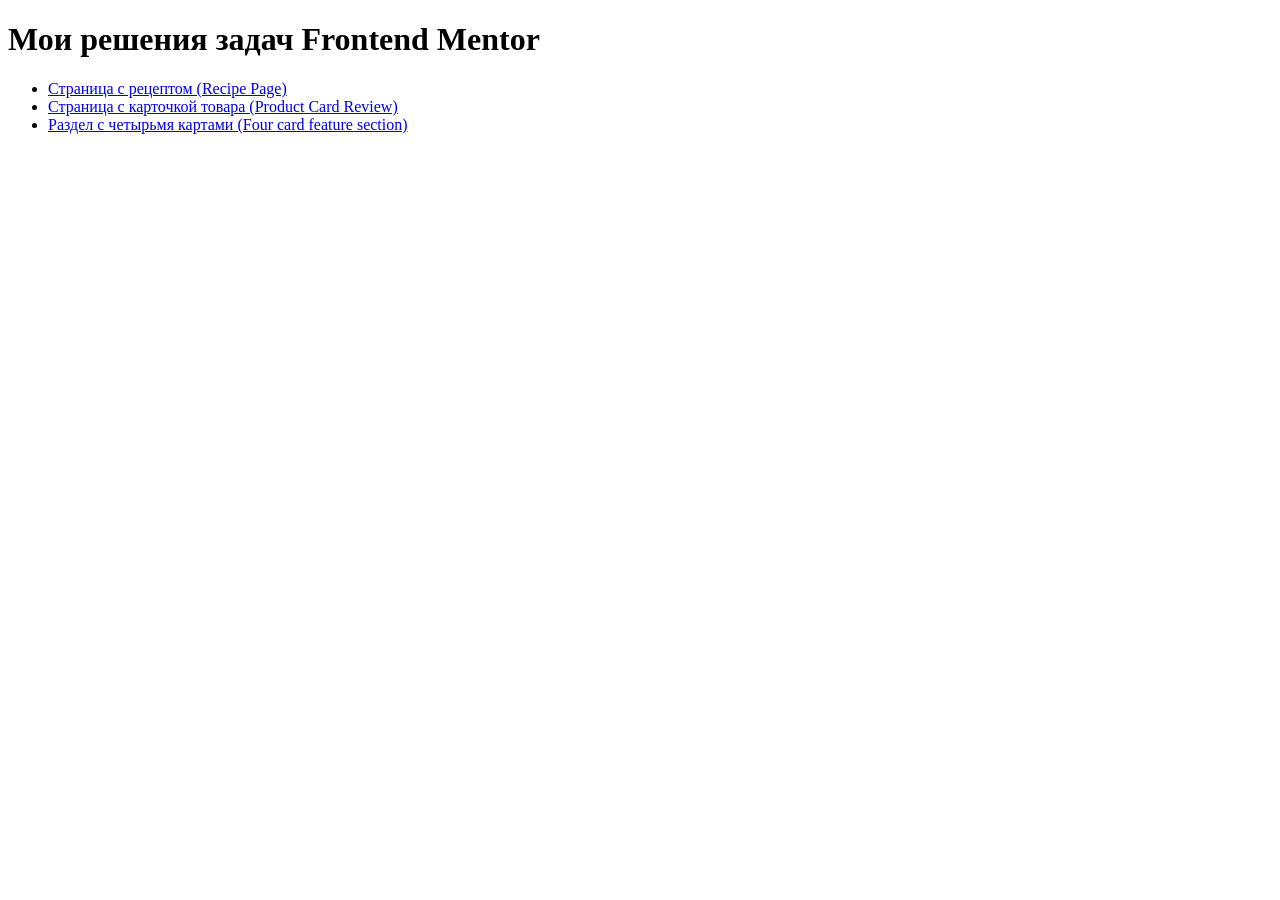
<file: index.html>
<!doctype html>
<html lang="ru">
  <head>
    <meta charset="UTF-8" />
    <title>Мои работы Frontend Mentor</title>
  </head>
  <body>
    <h1>Мои решения задач Frontend Mentor</h1>
    <ul>
      <!-- Обратите внимание на слэш в конце ссылки -->
      <li><a href="./recipe-page/">Страница с рецептом (Recipe Page)</a></li>
      <li><a href="./product-review-card/">Страница с карточкой товара (Product Card Review)</a></li>
      <li><a href="./four-card-feature-section/">Раздел с четырьмя картами (Four card feature section)</a></li>
    </ul>
  </body>
</html>
</file>
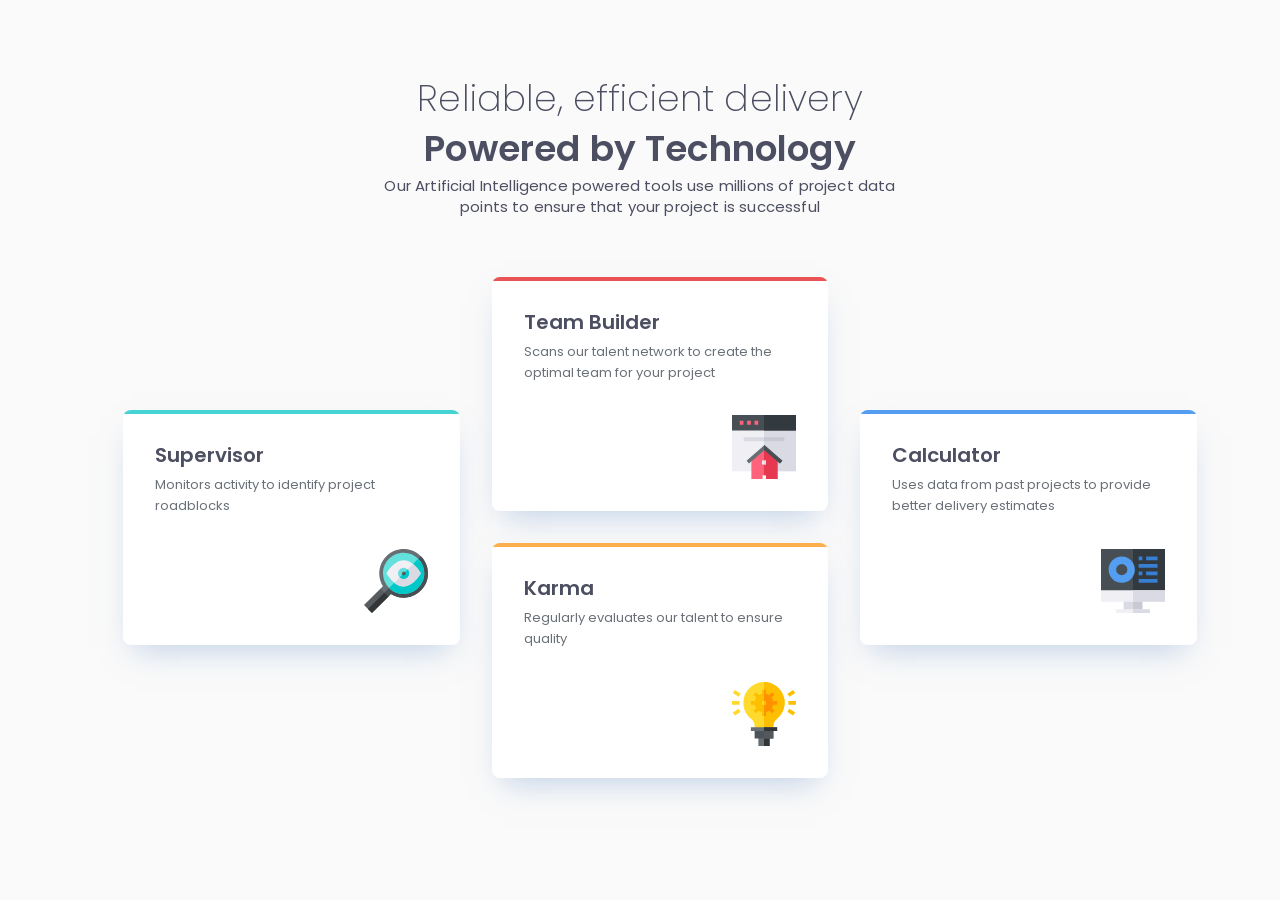
<file: four-card-feature-section/index.html>
<!doctype html>
<html lang="en">
  <head>
    <meta charset="UTF-8" />
    <meta name="viewport" content="width=device-width, initial-scale=1.0" />
    <!-- displays site properly based on user's device -->

    <link rel="icon" type="image/png" sizes="32x32" href="./images/favicon-32x32.png" />

    <title>Frontend Mentor | Four card feature section</title>

    <link rel="stylesheet" href="style.css" />
  </head>
  <body>
    <main class="main">
      <header class="header">
        <h1 class="header__title">Reliable, efficient delivery <span class="header__title-accent">Powered by Technology</span></h1>
        <p class="header__text">Our Artificial Intelligence powered tools use millions of project data points to ensure that your project is successful</p>
      </header>
      <ul class="cards" role="list">
        <!-- Карточка: Supervisor (Cyan) -->
        <li class="card supervisor">
          <h2 class="card__title">Supervisor</h2>
          <p class="card__text">Monitors activity to identify project roadblocks</p>
          <img src="images/icon-supervisor.svg" alt="" height="64" width="64" class="card__icon" />
        </li>

        <!-- Карточка: Team Builder (Red) -->
        <li class="card team-builder">
          <h2 class="card__title">Team Builder</h2>
          <p class="card__text">Scans our talent network to create the optimal team for your project</p>
          <img src="images/icon-team-builder.svg" alt="" height="64" width="64" class="card__icon" />
        </li>

        <!-- Карточка: Karma (Orange) -->
        <li class="card karma">
          <h2 class="card__title">Karma</h2>
          <p class="card__text">Regularly evaluates our talent to ensure quality</p>
          <img src="images/icon-karma.svg" alt="" height="64" width="64" class="card__icon" />
        </li>

        <!-- Карточка: Calculator (Blue) -->
        <li class="card calculator">
          <h2 class="card__title">Calculator</h2>
          <p class="card__text">Uses data from past projects to provide better delivery estimates</p>
          <img src="images/icon-calculator.svg" alt="" height="64" width="64" class="card__icon" />
        </li>
      </ul>
    </main>
  </body>
</html>
</file>
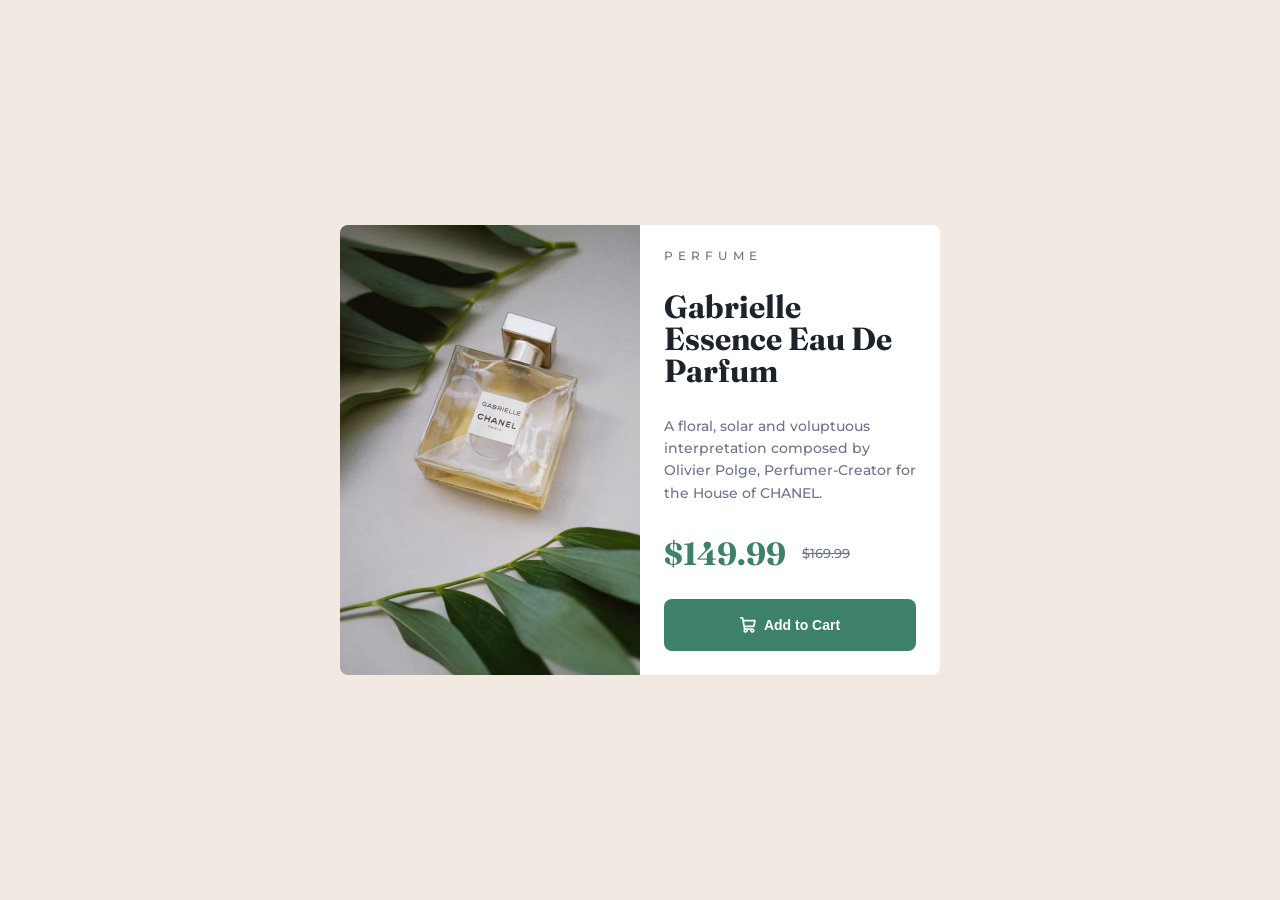
<file: product-review-card/index.html>
<!doctype html>
<html lang="en">
  <head>
    <meta charset="UTF-8" />
    <meta name="viewport" content="width=device-width, initial-scale=1.0" />
    <!-- displays site properly based on user's device -->

    <link rel="icon" type="image/png" sizes="32x32" href="./images/favicon-32x32.png" />

    <title>Frontend Mentor | Product preview card component</title>

    <link rel="stylesheet" href="style.css" />
  </head>
  <body>
    <main class="main">
      <article class="product">
        <picture>
          <source media="(min-width: 768px)" srcset="images/image-product-desktop.jpg" width="600" height="900" />
          <img src="images/image-product-mobile.jpg" alt="Gabrielle Chanel Paris perfume bottle surrounded by green leaves." width="700" height="684" class="product__image" />
        </picture>
        <div class="product__body">
          <p class="product__tag">PERFUME</p>
          <h1 class="product__title">Gabrielle Essence Eau De Parfum</h1>
          <p class="product__subtitle">A floral, solar and voluptuous interpretation composed by Olivier Polge, Perfumer-Creator for the House of CHANEL.</p>

          <p class="product__price"><span class="visually-hidden">Discounted price: </span><span class="product__price-current">$149.99</span><span class="visually-hidden">Regular price: </span><s class="product__price-old">$169.99</s></p>
          <button type="button" class="product__button">
            <svg class="product__button-icon" xmlns="http://www.w3.org/2000/svg" width="16" height="16" viewBox="0 0 16 16" fill="currentColor" aria-hidden="true" focusable="false">
              <path
                d="M15.5538 3.11555C15.4747 3.0207 15.3756 2.9444 15.2637 2.89204C15.1518 2.83967 15.0298 2.81252 14.9062 2.8125H3.79687L3.41227 0.692578C3.37688 0.498289 3.27447 0.322566 3.12286 0.196013C2.97126 0.0694604 2.78006 9.58639e-05 2.58258 0H0.84375C0.619974 0 0.405362 0.0888949 0.247129 0.247129C0.0888949 0.405362 0 0.619974 0 0.84375C0 1.06753 0.0888949 1.28214 0.247129 1.44037C0.405362 1.59861 0.619974 1.6875 0.84375 1.6875H1.87805L3.62953 11.3203C3.67656 11.5762 3.77382 11.8202 3.9157 12.0382C3.66451 12.3321 3.49329 12.6858 3.41856 13.0651C3.34384 13.4445 3.36812 13.8367 3.48908 14.2039C3.61003 14.5711 3.82357 14.901 4.10911 15.1617C4.39464 15.4224 4.74253 15.6051 5.11922 15.6922C5.49591 15.7793 5.8887 15.7678 6.25968 15.659C6.63067 15.5501 6.96735 15.3475 7.23724 15.0706C7.50713 14.7938 7.70113 14.4521 7.80052 14.0784C7.89991 13.7048 7.90135 13.3119 7.80469 12.9375H10.1953C10.078 13.3918 10.1057 13.8714 10.2744 14.3092C10.4432 14.747 10.7446 15.1211 11.1364 15.3792C11.5283 15.6372 11.991 15.7663 12.4599 15.7484C12.9287 15.7304 13.3802 15.5664 13.7513 15.2791C14.1223 14.9919 14.3942 14.5959 14.529 14.1465C14.6638 13.697 14.6547 13.2167 14.5031 12.7727C14.3514 12.3287 14.0647 11.9432 13.6832 11.6702C13.3016 11.3971 12.8442 11.2502 12.375 11.25H5.56664C5.50089 11.2499 5.43724 11.2268 5.38675 11.1847C5.33627 11.1425 5.30215 11.0841 5.29031 11.0194L5.12719 10.125H12.9445C13.4057 10.125 13.8522 9.96311 14.2062 9.66756C14.5603 9.37201 14.7993 8.96157 14.8816 8.50781L15.7366 3.80672C15.7586 3.68515 15.7536 3.56024 15.7221 3.44081C15.6905 3.32138 15.633 3.21035 15.5538 3.11555ZM6.1875 13.5C6.1875 13.6113 6.15451 13.72 6.0927 13.8125C6.03089 13.905 5.94304 13.9771 5.84026 14.0197C5.73748 14.0623 5.62438 14.0734 5.51526 14.0517C5.40615 14.03 5.30592 13.9764 5.22725 13.8977C5.14858 13.8191 5.09501 13.7189 5.07331 13.6097C5.0516 13.5006 5.06274 13.3875 5.10532 13.2847C5.14789 13.182 5.21999 13.0941 5.31249 13.0323C5.40499 12.9705 5.51375 12.9375 5.625 12.9375C5.77418 12.9375 5.91726 12.9968 6.02275 13.1023C6.12824 13.2077 6.1875 13.3508 6.1875 13.5ZM12.375 14.0625C12.2637 14.0625 12.155 14.0295 12.0625 13.9677C11.97 13.9059 11.8979 13.818 11.8553 13.7153C11.8127 13.6125 11.8016 13.4994 11.8233 13.3903C11.845 13.2811 11.8986 13.1809 11.9773 13.1023C12.0559 13.0236 12.1561 12.97 12.2653 12.9483C12.3744 12.9266 12.4875 12.9377 12.5903 12.9803C12.693 13.0229 12.7809 13.095 12.8427 13.1875C12.9045 13.28 12.9375 13.3887 12.9375 13.5C12.9375 13.6492 12.8782 13.7923 12.7727 13.8977C12.6673 14.0032 12.5242 14.0625 12.375 14.0625ZM13.2187 8.20687C13.207 8.2712 13.1732 8.32942 13.1231 8.37151C13.0731 8.4136 13.0099 8.43693 12.9445 8.4375H4.82062L4.10484 4.5H13.8952L13.2187 8.20687Z"
                fill="currentColor"
              />
            </svg>
            <span class="product__button-text">Add to Cart</span>
          </button>
        </div>
      </article>
    </main>
  </body>
</html>
</file>
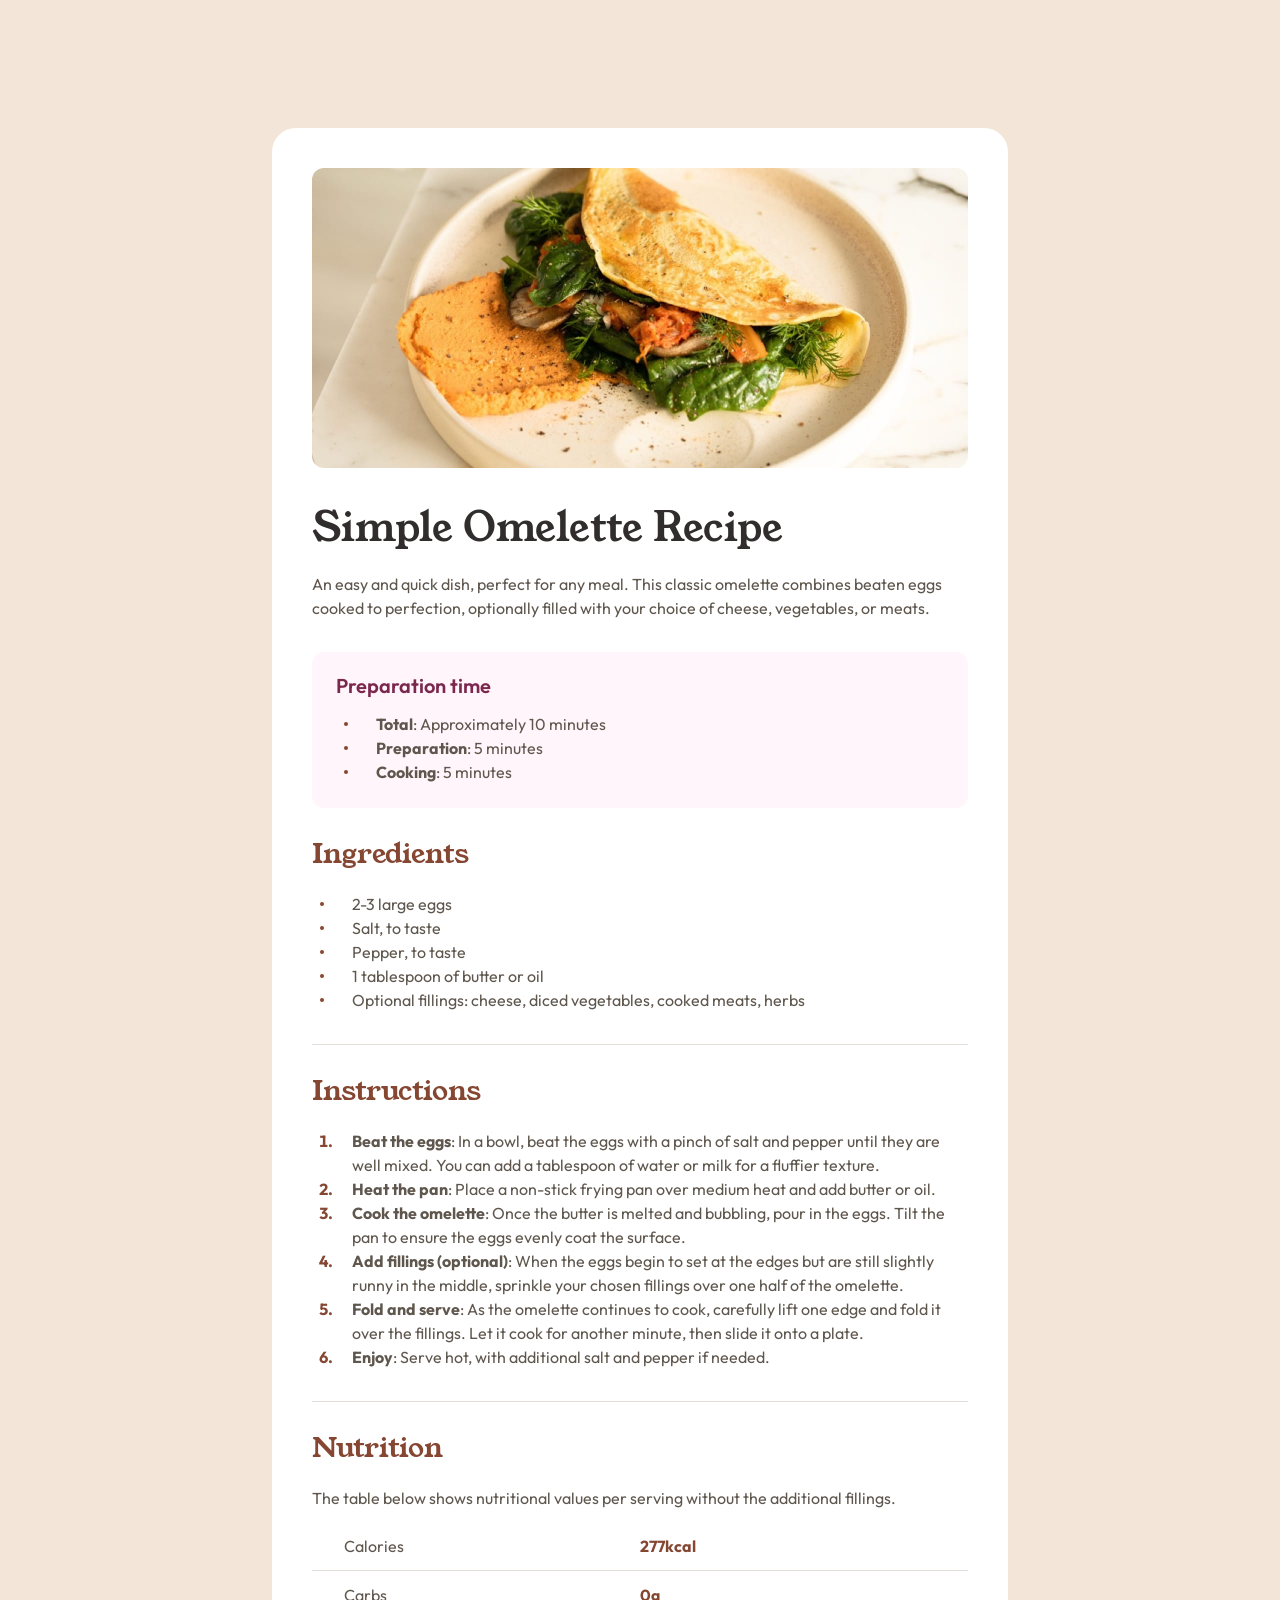
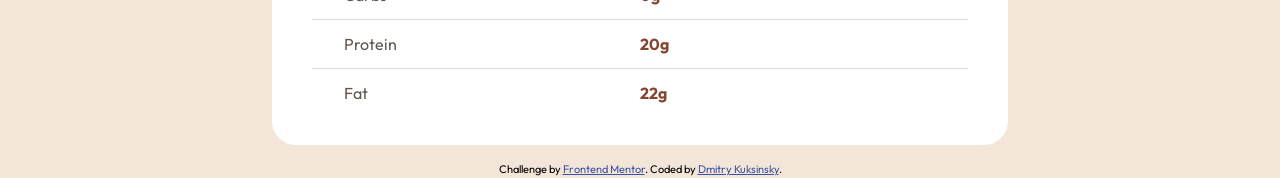
<file: recipe-page/index.html>
<!doctype html>
<html lang="en">
  <head>
    <meta charset="UTF-8" />
    <meta name="viewport" content="width=device-width, initial-scale=1.0" />
    <!-- displays site properly based on user's device -->

    <link rel="icon" type="image/png" sizes="32x32" href="assets/images/favicon-32x32.png" />
    <link rel="stylesheet" href="style.css" />

    <title>Responsive recipe page using semantic HTML5, BEM, CSS Grid and logical properties</title>

    <!-- Feel free to remove these styles or customise in your own stylesheet 👍 -->
    <style>
      .attribution {
        font-size: 0.6875rem;
        text-align: center;
      }
      .attribution a {
        color: hsl(228, 45%, 44%);
      }
    </style>
  </head>
  <body>
    <main class="main">
      <div class="main__image">
        <img src="assets/images/image-omelette.jpeg" width="656" height="300" alt="Omelette filled with spinach, mushrooms, and herbs on a plate" class="recipe-image" />
      </div>
      <div class="container">
        <header class="header">
          <h1 class="header__title">Simple Omelette Recipe</h1>
          <p class="header__subtitle">An easy and quick dish, perfect for any meal. This classic omelette combines beaten eggs cooked to perfection, optionally filled with your choice of cheese, vegetables, or meats.</p>
        </header>

        <section class="prep-time">
          <h2 class="prep-time__title">Preparation time</h2>
          <ul class="prep-time__list" role="list">
            <li class="prep-time__item"><strong>Total</strong>: Approximately 10 minutes</li>
            <li class="prep-time__item"><strong>Preparation</strong>: 5 minutes</li>
            <li class="prep-time__item"><strong>Cooking</strong>: 5 minutes</li>
          </ul>
        </section>
        <section class="ingredients">
          <h2 class="ingredients__title">Ingredients</h2>
          <ul class="ingredients__list" role="list">
            <li class="ingredients__item">2-3 large eggs</li>
            <li class="ingredients__item">Salt, to taste</li>
            <li class="ingredients__item">Pepper, to taste</li>
            <li class="ingredients__item">1 tablespoon of butter or oil</li>
            <li class="ingredients__item">Optional fillings: cheese, diced vegetables, cooked meats, herbs</li>
          </ul>
        </section>
        <section class="instructions">
          <h2 class="instructions__title">Instructions</h2>
          <ol class="instructions__list">
            <li class="instructions__item"><strong>Beat the eggs</strong>: In a bowl, beat the eggs with a pinch of salt and pepper until they are well mixed. You can add a tablespoon of water or milk for a fluffier texture.</li>
            <li class="instructions__item"><strong>Heat the pan</strong>: Place a non-stick frying pan over medium heat and add butter or oil.</li>
            <li class="instructions__item"><strong>Cook the omelette</strong>: Once the butter is melted and bubbling, pour in the eggs. Tilt the pan to ensure the eggs evenly coat the surface.</li>
            <li class="instructions__item"><strong>Add fillings (optional)</strong>: When the eggs begin to set at the edges but are still slightly runny in the middle, sprinkle your chosen fillings over one half of the omelette.</li>
            <li class="instructions__item"><strong>Fold and serve</strong>: As the omelette continues to cook, carefully lift one edge and fold it over the fillings. Let it cook for another minute, then slide it onto a plate.</li>
            <li class="instructions__item"><strong>Enjoy</strong>: Serve hot, with additional salt and pepper if needed.</li>
          </ol>
        </section>
        <section class="nutrition">
          <h2 class="nutrition__title">Nutrition</h2>
          <p class="nutrition__subtitle">The table below shows nutritional values per serving without the additional fillings.</p>
          <dl class="nutrition__list">
            <div class="nutrition__item">
              <dt class="nutrition__term">Calories</dt>
              <dd class="nutrition__description">277kcal</dd>
            </div>

            <div class="nutrition__item">
              <dt class="nutrition__term">Carbs</dt>
              <dd class="nutrition__description">0g</dd>
            </div>

            <div class="nutrition__item">
              <dt class="nutrition__term">Protein</dt>
              <dd class="nutrition__description">20g</dd>
            </div>

            <div class="nutrition__item">
              <dt class="nutrition__term">Fat</dt>
              <dd class="nutrition__description">22g</dd>
            </div>
          </dl>
        </section>
      </div>
    </main>

    <footer class="attribution">Challenge by <a href="https://www.frontendmentor.io?ref=challenge">Frontend Mentor</a>. Coded by <a href="#">Dmitry Kuksinsky</a>.</footer>
  </body>
</html>
</file>
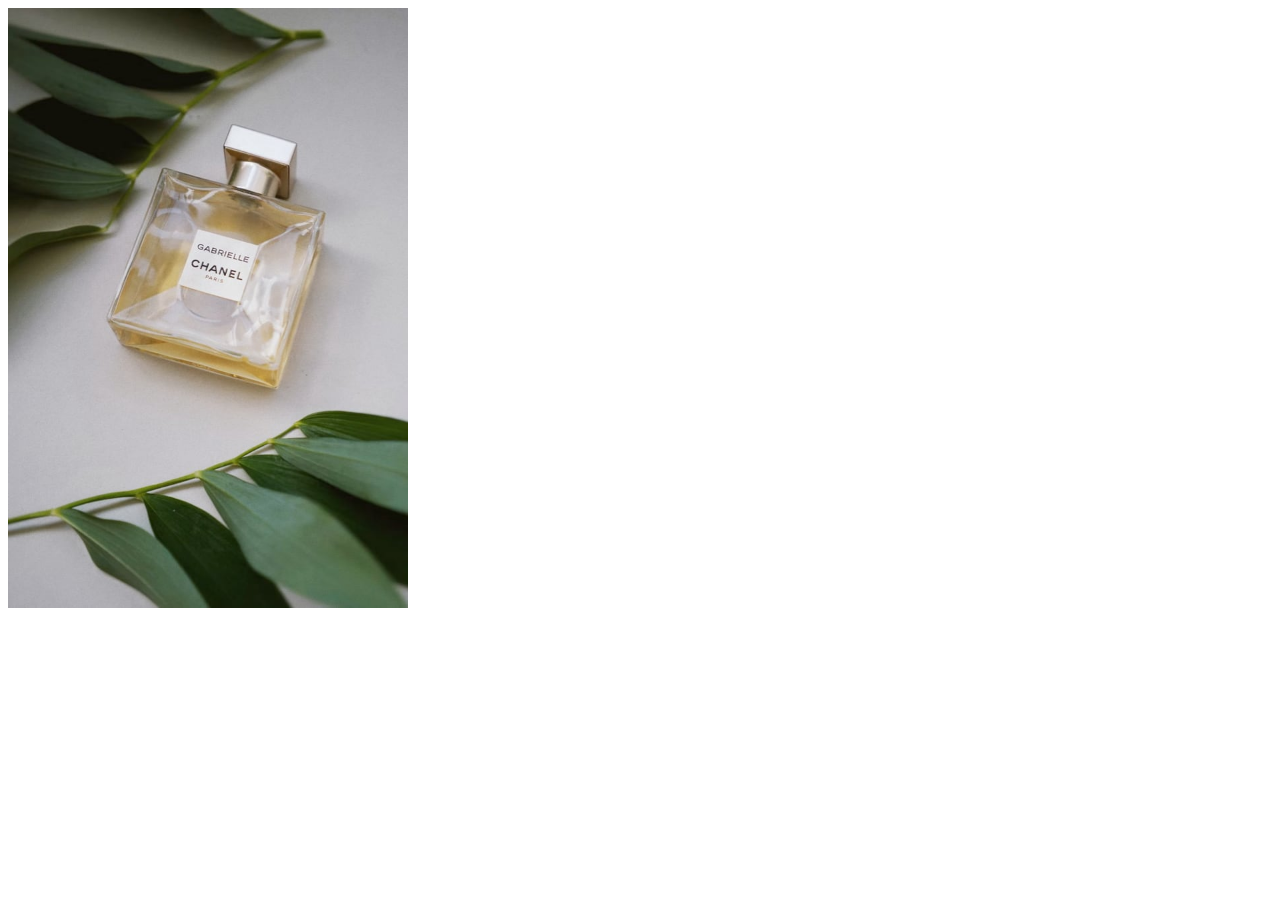
<file: product-review-card/pictures.html>
<!doctype html>
<html lang="en">
  <head>
    <meta charset="UTF-8" />
    <meta name="viewport" content="width=device-width, initial-scale=1.0" />
    <title>change picture</title>
  </head>
  <body>
    <picture>
      <source media="(min-width: 1200px)" srcset="images/image-product-desktop.jpg" />
      <source media="(min-width: 768px)" srcset="images/image-product-mobile.jpg" />
      <img src="images/image-product-mobile.jpg" alt="Скриншот приложения" width="400" height="600" />
    </picture>
  </body>
</html>
</file>
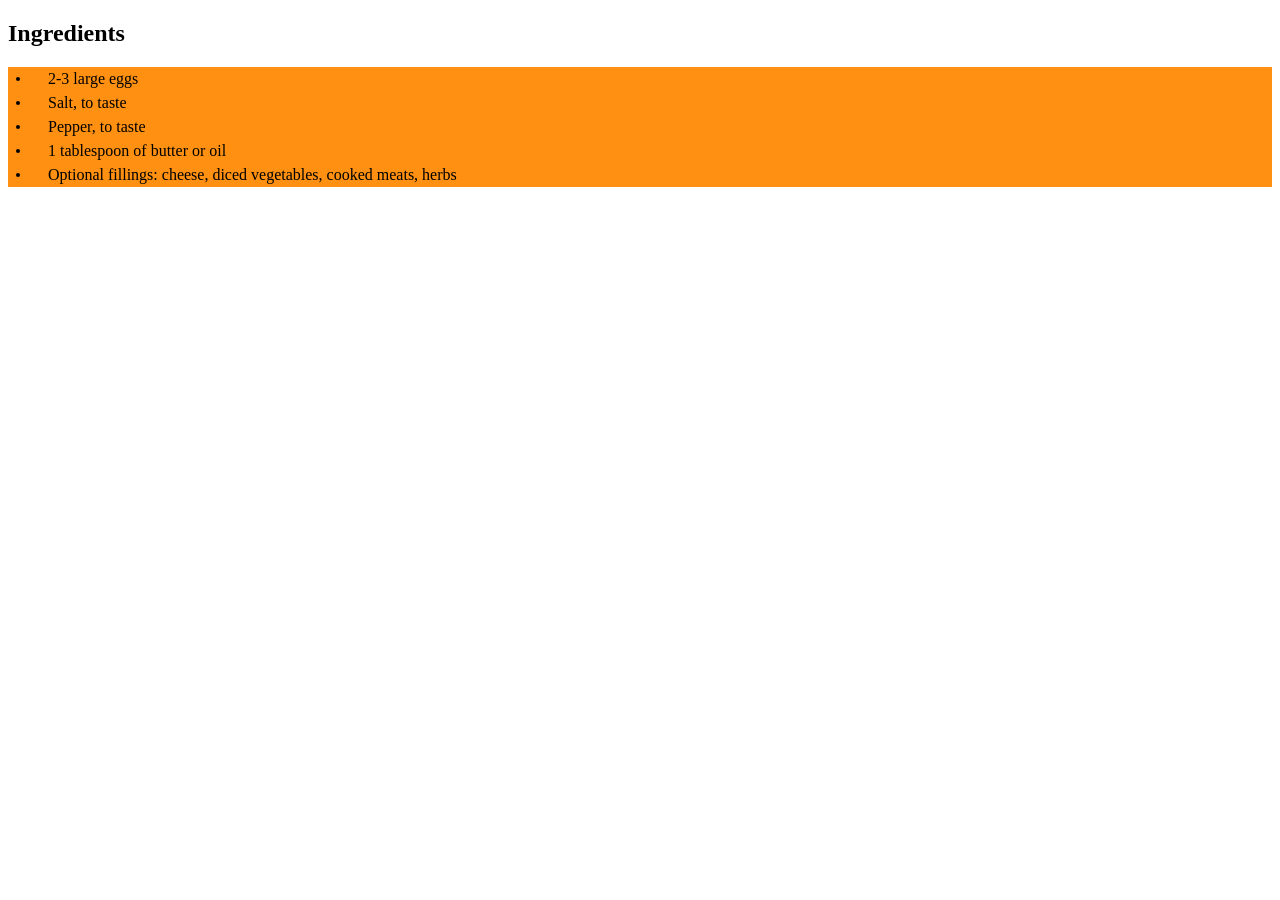
<file: recipe-page/bullets.html>
<!doctype html>
<html lang="en">
  <head>
    <meta charset="UTF-8" />
    <meta name="viewport" content="width=device-width, initial-scale=1.0" />
    <title>Bullets</title>
    <style>
      *,
      *::before,
      *::after {
        box-sizing: border-box;
      }
      ul,
      ol {
        padding: 0;
        margin: 0;
        list-style: none;
      }

      .instructions__item {
        position: relative;
      }

      .instructions__item::before {
        content: "";
        position: absolute;
        inset-inline-start: 8px;

        inset-block-start: 0.5lh;
        transform: translateY(-50%);

        inline-size: 4px;
        aspect-ratio: 1;
        border-radius: 50%;
        background: brown;
      }

      .ingredients__item {
        padding-inline-start: 40px;
        background-color: rgb(255, 144, 17);
        position: relative;

        padding-inline-start: 40px;
        line-height: 1.5;
      }

      .ingredients__item::before {
        content: "";
        position: absolute;

        inline-size: 4px;
        aspect-ratio: 1;
        background-color: black;

        /* padding тоже часть блока! */
        inset-inline-start: 8px;
        inset-block-start: 0.5lh;
        transform: translateY(-50%);
        border-radius: 50%;
      }
    </style>
  </head>
  <body>
    <section class="instructions" style="display: none">
      <h2 class="instructions__title">Instructions</h2>
      <ol class="instructions__list">
        <li class="instructions__item"><strong>Beat the eggs</strong>: In a bowl, beat the eggs with a pinch of salt and pepper until they are well mixed. You can add a tablespoon of water or milk for a fluffier texture.</li>
        <li class="instructions__item"><strong>Heat the pan</strong>: Place a non-stick frying pan over medium heat and add butter or oil.</li>
        <li class="instructions__item"><strong>Cook the omelette</strong>: Once the butter is melted and bubbling, pour in the eggs. Tilt the pan to ensure the eggs evenly coat the surface.</li>
        <li class="instructions__item"><strong>Add fillings (optional)</strong>: When the eggs begin to set at the edges but are still slightly runny in the middle, sprinkle your chosen fillings over one half of the omelette.</li>
        <li class="instructions__item"><strong>Fold and serve</strong>: As the omelette continues to cook, carefully lift one edge and fold it over the fillings. Let it cook for another minute, then slide it onto a plate.</li>
        <li class="instructions__item"><strong>Enjoy</strong>: Serve hot, with additional salt and pepper if needed.</li>
      </ol>
    </section>

    <section class="ingredients">
      <h2 class="ingredients__title">Ingredients</h2>
      <ul class="ingredients__list">
        <li class="ingredients__item">2-3 large eggs</li>
        <li class="ingredients__item">Salt, to taste</li>
        <li class="ingredients__item">Pepper, to taste</li>
        <li class="ingredients__item">1 tablespoon of butter or oil</li>
        <li class="ingredients__item">Optional fillings: cheese, diced vegetables, cooked meats, herbs</li>
      </ul>
    </section>
  </body>
</html>
</file>
<file: four-card-feature-section/style.css>
/* poppins-200 - latin */
@font-face {
  font-display: swap; /* Check https://developer.mozilla.org/en-US/docs/Web/CSS/@font-face/font-display for other options. */
  font-family: "Poppins";
  font-style: normal;
  font-weight: 200;
  src: url("fonts/poppins-v24-latin-200.woff2") format("woff2"); /* Chrome 36+, Opera 23+, Firefox 39+, Safari 12+, iOS 10+ */
}
/* poppins-regular - latin */
@font-face {
  font-display: swap; /* Check https://developer.mozilla.org/en-US/docs/Web/CSS/@font-face/font-display for other options. */
  font-family: "Poppins";
  font-style: normal;
  font-weight: 400;
  src: url("fonts/poppins-v24-latin-regular.woff2") format("woff2"); /* Chrome 36+, Opera 23+, Firefox 39+, Safari 12+, iOS 10+ */
}
/* poppins-600 - latin */
@font-face {
  font-display: swap; /* Check https://developer.mozilla.org/en-US/docs/Web/CSS/@font-face/font-display for other options. */
  font-family: "Poppins";
  font-style: normal;
  font-weight: 600;
  src: url("fonts/poppins-v24-latin-600.woff2") format("woff2"); /* Chrome 36+, Opera 23+, Firefox 39+, Safari 12+, iOS 10+ */
}

:root {
  --color-white: hsl(0, 0%, 100%);
  --color-grey-500: hsl(234, 12%, 34%);
  --color-grey-400: hsl(212, 6%, 44%);
  --color-red: hsl(0, 78%, 62%);
  --color-cyan: hsl(180, 62%, 55%);
  --color-blue: hsl(212, 86%, 64%);
  --color-orange: hsl(34, 97%, 64%);
  --color-bg: hsla(0, 0%, 98%, 1);

  --font-base: "Poppins", system-ui, sans-serif;
  --spacing-1000: 80px;
  --spacing-925: 74px;
  --spacing-750: 60px;
  --spacing-700: 56px;
  --spacing-500: 40px;
  --spacing-400: 32px;
  --spacing-375: 30px;
  --spacing-300: 24px;
  --spacing-200: 16px;
  --spacing-100: 8px;
  --spacing-75: 6px;

  --shadow-card: 0 15px 30px -11px rgba(131, 166, 210, 0.5);
}

*,
*::after,
*::before {
  box-sizing: border-box;
}

body,
h1,
p,
h2 {
  margin: 0;
}

body {
  display: flex;
  flex-direction: column;
  align-items: center;
  padding-inline: var(--spacing-375);

  background-color: var(--color-bg);

  font-family: var(--font-base);
}

.main {
  margin-block-start: var(--spacing-750);
  margin-block-end: var(--spacing-500);
}

.header {
  max-inline-size: 33.75rem; /* 540px */
  margin-inline: auto;
  color: var(--color-grey-500);
  text-align: center;
  line-height: 1.4;
  letter-spacing: 0.01em;
}

.header__title {
  font-size: 1.5rem;
  font-weight: 200;
}

.header__title-accent {
  display: block;
  font-weight: 600;
}

.header__text {
  font-size: 0.9375rem;
}

/* Общие стили для всех карточек */
.card {
  background: var(--color-white);
  padding: var(--spacing-400);
  border-radius: 8px;
  box-shadow: var(--shadow-card);
  position: relative;
  display: flex;
  flex-direction: column;
  overflow: hidden; /* Чтобы скругления скрывали острые углы цветной полосы */
}

/* Верхние цветные линии (border-top) через псевдоэлементы */
.card::before {
  content: "";
  position: absolute;
  inset-inline: 0;
  inset-block-start: 0;
  height: 4px;
}

/* Кастомные цвета для каждой карточки */
.supervisor::before {
  background-color: var(--color-cyan);
}
.team-builder::before {
  background-color: var(--color-red);
}
.karma::before {
  background-color: var(--color-orange);
}
.calculator::before {
  background-color: var(--color-blue);
}

/* Текстовые стили внутри карточек */

.card__title {
  color: var(--color-grey-500);
  font-size: 1.25rem;
  font-weight: 600;
  line-height: 1.35;
}

.card__text {
  color: var(--color-grey-400);
  font-size: 0.8125rem;
  font-weight: 400;
  line-height: 1.6;
  margin-block-start: var(--spacing-75);
}

/* Выравнивание иконки в правый нижний угол */
.card__icon {
  align-self: flex-end;
  margin-block-start: var(--spacing-400);
  max-inline-size: 100%;
  height: auto;
}

.cards {
  display: grid;
  gap: var(--spacing-400); /* Отступы между карточками во всех режимах */
  width: 100%;
  max-inline-size: 1114px; /* Ограничение ширины под десктопный макет */
  margin-block-start: var(--spacing-750);
  /* СЕТКА ДЛЯ МОБИЛЬНЫХ УСТРОЙСТВ (DEFAULT) */
  grid-template-areas:
    "supervisor"
    "teambuilder"
    "karma"
    "calculator";
}

/* Привязка к областям */
.supervisor {
  grid-area: supervisor;
}

.team-builder {
  grid-area: teambuilder;
}

.karma {
  grid-area: karma;
}

.calculator {
  grid-area: calculator;
}

/* СЕТКА ДЛЯ TABLET  */

@media (min-width: 600px) {
  .main {
    margin-block-start: var(--spacing-925);
  }

  .header__title {
    font-size: 2.25rem;
    font-weight: 200;
  }
}

@media (min-width: 600px) and (max-width: 1024px) {
  .cards {
    /* Создаем 4 виртуальные колонки для реализации смещения */
    grid-template-columns: repeat(4, 1fr);
    grid-template-areas:
      ". teambuilder teambuilder ."
      "supervisor supervisor karma karma"
      ". calculator calculator .";
  }
}

/* СЕТКА ДЛЯ DESKTOP  */
@media (min-width: 1025px) {
  .cards {
    grid-template-columns: repeat(3, 1fr);

    /* 
       Двухрядная сетка:
       - Левая колонка (оба ряда) занята Supervisor
       - Правая колонка (оба ряда) занята Calculator
       - По центру сверху Team Builder, снизу Karma
    */
    grid-template-areas:
      "supervisor teambuilder calculator"
      "supervisor karma calculator";

    /* 
       align-items: center центрирует элементы по вертикали внутри их ячеек.
       Поскольку Supervisor и Calculator растянуты на 2 ряда, они встанут 
       ровно по центру относительно высоты двух центральных карточек.
    */
    align-items: center;
  }
}
</file>
<file: product-review-card/style.css>
@font-face {
  font-family: "Montserrat";
  src: url(fonts/Montserrat-VariableFont_wght.ttf) format("truetype");
  font-weight: 500 700;
  font-style: normal;
  font-display: swap;
}

@font-face {
  font-family: "Fraunces";
  src: url(fonts/Fraunces_72pt-Bold.ttf) format("truetype");
  font-weight: 700;
  font-style: normal;
  font-display: swap;
}

:root {
  --color-white: #ffffff;
  --color-black: #1c232b;
  --color-grey: #6c7289;
  --color-cream: #f2eae2;
  --color-green-500: #3d8168;
  --color-green-700: #1a4032;

  --font-base: "Montserrat", sans-serif;
  --font-extra: "Fraunces", serif;

  --spacing-500: 40px;
  --spacing-400: 32px;
  --spacing-300: 24px;
  --spacing-200: 16px;
  --spacing-100: 8px;
  --spacing-50: 4px;
}

*,
*::after,
*::before {
  box-sizing: border-box;
}

h1,
p {
  margin: 0;
}

.visually-hidden {
  position: absolute;
  width: 1px;
  height: 1px;
  margin: -1px;
  padding: 0;
  overflow: hidden;
  border: 0;
  clip: rect(0 0 0 0); /* Для поддержки старых браузеров */
  clip-path: inset(50%); /* Современный стандарт обрезки */
  white-space: nowrap;
}

body {
  font-family: var(--font-base);
  background-color: var(--color-cream);
  margin: 0;
  padding: var(--spacing-200);

  display: grid;
  place-items: center;

  min-height: 100vh;
}

.main {
  max-inline-size: 350px;
  margin-inline: auto;
}

.product {
  display: grid;
  overflow: hidden;

  background: var(--color-white);
  border-radius: 8px;
  grid-template-columns: 1fr;
}

.product__image {
  width: 100%;
  height: auto;
  display: block;
}

@media (min-width: 768px) {
  .main {
    max-inline-size: 600px;
  }

  .product {
    grid-template-columns: 1fr 1fr;
  }

  .product__image {
    height: 100%;
    object-fit: cover;
  }
}

.product__body {
  padding: var(--spacing-300);
  display: grid;
  gap: var(--spacing-300);
}

.product__tag {
  color: var(--color-grey);
  font-size: 0.75rem;
  font-weight: 500;
  line-height: 1.2;
  letter-spacing: 5px;
}

.product__title {
  color: var(--color-black);
  font-family: var(--font-extra);
  font-size: 2rem;
  font-weight: 700;
  line-height: 1; /* 32px */
}

.product__subtitle {
  color: var(--color-grey);
  font-size: 0.875rem;
  font-weight: 500;
  line-height: 1.6; /* 22.4px */
}

.product__price {
  display: flex;
  gap: var(--spacing-200);
  align-items: center;
  /* добиваем до 32px */
  margin-block: var(--spacing-50);
}
.product__price-current {
  color: var(--color-green-500);
  font-family: var(--font-extra);
  font-size: 2rem;
  font-weight: 700;
  line-height: 1; /* 32px */
}

.product__price-old {
  color: var(--color-grey);
  font-size: 0.8125rem;
  font-weight: 500;
  line-height: 1.2; /* 15.6px */
  text-decoration: line-through;
}

.product__button {
  display: flex;
  padding: var(--spacing-200) var(--spacing-400);
  justify-content: center;
  align-items: center;
  gap: var(--spacing-100);
  border-radius: var(--spacing-100);
  background-color: var(--color-green-500);
  border: 0;

  transition: background-color 0.2s ease;
  cursor: pointer;
}

.product__button-icon {
  color: var(--color-white);
}

.product__button-text {
  display: inline-block;
  font-size: 0.875rem;
  color: var(--color-white);
  font-weight: 700;
  line-height: 1.1;
}

.product__button:hover {
  background-color: var(--color-green-700);
}

.product__button:focus-visible {
  outline: 2px solid var(--color-green-500);
  outline-offset: 4px;
}
</file>
<file: recipe-page/style.css>
@font-face {
  font-family: "Young Serif";
  src: url(assets/fonts/young-serif/YoungSerif-Regular.ttf) format("truetype");
  font-weight: 400;
  font-style: normal;
  font-display: swap;
}

@font-face {
  font-family: "Outfit";
  src: url(assets/fonts/outfit/Outfit-VariableFont_wght.ttf) format("truetype");
  font-weight: 400 700;
  font-style: normal;
  font-display: swap;
}

:root {
  --color-white: hsl(0, 0%, 100%);
  --color-stone-100: hsl(30, 54%, 90%);
  --color-stone-150: hsl(30, 18%, 87%);
  --color-stone-600: hsl(30, 10%, 34%);
  --color-stone-900: hsl(24, 5%, 18%);
  --color-brown-800: hsl(14, 45%, 36%);
  --color-rose-50: hsl(330, 100%, 98%);
  --color-rose-800: hsl(332, 51%, 32%);

  --font-base: "Outfit", sans-serif;
  --font-extra: "Young Serif", Serif;

  --spacing-1600: 128px;
  --spacing-600: 48px;
  --spacing-500: 40px;
  --spacing-400: 32px;
  --spacing-300: 24px;
  --spacing-200: 16px;
  --spacing-150: 12px;
  --spacing-100: 8px;
}

*,
*::after,
*::before {
  box-sizing: border-box;
}

h1,
h2,
dl,
dd,
p {
  margin: 0;
}

ul {
  padding: 0;
  margin: 0;
  list-style: none;
}

ol {
  padding: 0;
  margin: 0;
}

body {
  font-family: var(--font-base);
  line-height: 1.5;
  background: var(--color-stone-100);

  margin: 0;
}

/* база = мобилка */

.main {
  background: var(--color-white);
  overflow: hidden;
}

.container {
  padding: var(--spacing-500);
}

.recipe-image {
  display: block;
  inline-size: 100%;
  height: auto;
  object-fit: cover;
}

@media (min-width: 768px) {
  .main {
    margin-inline: auto;
    max-inline-size: 736px;
    margin-block-start: var(--spacing-1600);
    border-radius: 24px;
  }

  .recipe-image {
    border-radius: 12px;
  }

  .main__image {
    padding-inline: var(--spacing-500);
    padding-block-start: var(--spacing-500);
  }
}

.header__title {
  color: var(--color-stone-900, #312e2c);
  font-family: var(--font-extra);
  font-size: 2.5rem;
  font-weight: 400;
  line-height: 100%; /* 40px */
}

.header__subtitle {
  margin-block-start: var(--spacing-300);
  color: var(--color-stone-600);
  font-family: var(--font-base);
  font-size: 1rem;
}

.prep-time {
  margin-block-start: var(--spacing-400);
  display: flex;
  padding: var(--spacing-300);
  flex-direction: column;
  gap: var(--spacing-200);
  background-color: var(--color-rose-50);
  border-radius: var(--spacing-150);
}

.prep-time__title {
  color: var(--color-rose-800);
  font-size: 1.25rem;
  font-weight: 600;
  line-height: 1; /* 20px */
}

.prep-time__list {
}

.prep-time__item {
  position: relative;
  color: var(--color-stone-600);
  padding-inline-start: var(--spacing-500);
  /* background-color: orange; */
}

.ingredients__title {
  color: var(--color-brown-800);
  font-family: var(--font-extra);
  font-size: 1.75rem;
  font-weight: 400;
  line-height: 1;
}

.ingredients {
  padding-block: var(--spacing-400);
  border-bottom: 1px solid var(--color-stone-150);
}

.ingredients__list {
  margin-block-start: var(--spacing-300);
}

.ingredients__item {
  padding-inline-start: var(--spacing-500);

  position: relative;

  color: var(--color-stone-600);
  font-size: 1rem;
  font-weight: 400;
  line-height: 1.5; /* 24px */
}

/* instructions */

.instructions {
  padding-block: var(--spacing-400);
  border-bottom: 1px solid var(--color-stone-150);
}

.instructions__title {
  color: var(--color-brown-800);
  font-family: var(--font-extra);
  font-size: 1.75rem;
  font-weight: 400;
  line-height: 1;
}

.instructions__list {
  padding-inline-start: var(--spacing-300);
  margin-block-start: var(--spacing-300);
}

.instructions__item {
  padding-inline-start: var(--spacing-200);
  color: var(--color-stone-600);
  font-size: 1rem;
  font-weight: 400;
  line-height: 1.5; /* 24px */
}

.instructions__item::marker {
  color: var(--color-brown-800);
  font-weight: 700;
}

.nutrition {
  padding-block-start: var(--spacing-400);
  display: grid;
  gap: var(--spacing-300);
}

.nutrition__title {
  color: var(--color-brown-800);
  font-family: var(--font-extra);
  font-size: 1.75rem;
  font-weight: 400;
  line-height: 1;
}

.nutrition__subtitle {
  color: var(--color-stone-600);
  font-size: 1rem;
  font-weight: 400;
  line-height: 1.5; /* 24px */
}

.nutrition__list {
  display: grid;
  gap: var(--spacing-150);
}

.nutrition__item {
  display: grid;
  grid-template-columns: 1fr 1fr;
}

.nutrition__term {
  padding-inline-start: var(--spacing-400);
  color: var(--color-stone-600);
  font-size: 1rem;
  font-weight: 400;
  line-height: 1.5;
}
.nutrition__description {
  color: var(--color-brown-800, #854632);
  font-size: 1rem;
  font-weight: 700;
  line-height: 1.5; /* 24px */
}

.nutrition__item:not(:last-child) {
  border-bottom: 1px solid var(--color-stone-150);
  padding-block-end: var(--spacing-150);
}

/* БУЛЛЕТЫ */

.prep-time__item::before,
.ingredients__item::before {
  content: "";
  position: absolute;
  inline-size: 4px;
  aspect-ratio: 1;
  border-radius: 50%;
  background-color: var(--color-brown-800);
  transform: translateY(-50%);
  inset-block-start: 0.5lh;
  inset-inline-start: 8px;
}

.attribution {
  margin-block-start: 1rem;
}

.attribution a:focus-visible {
  outline: 2px solid var(--color-brown-800);
  outline-offset: 4px;
}
</file>
